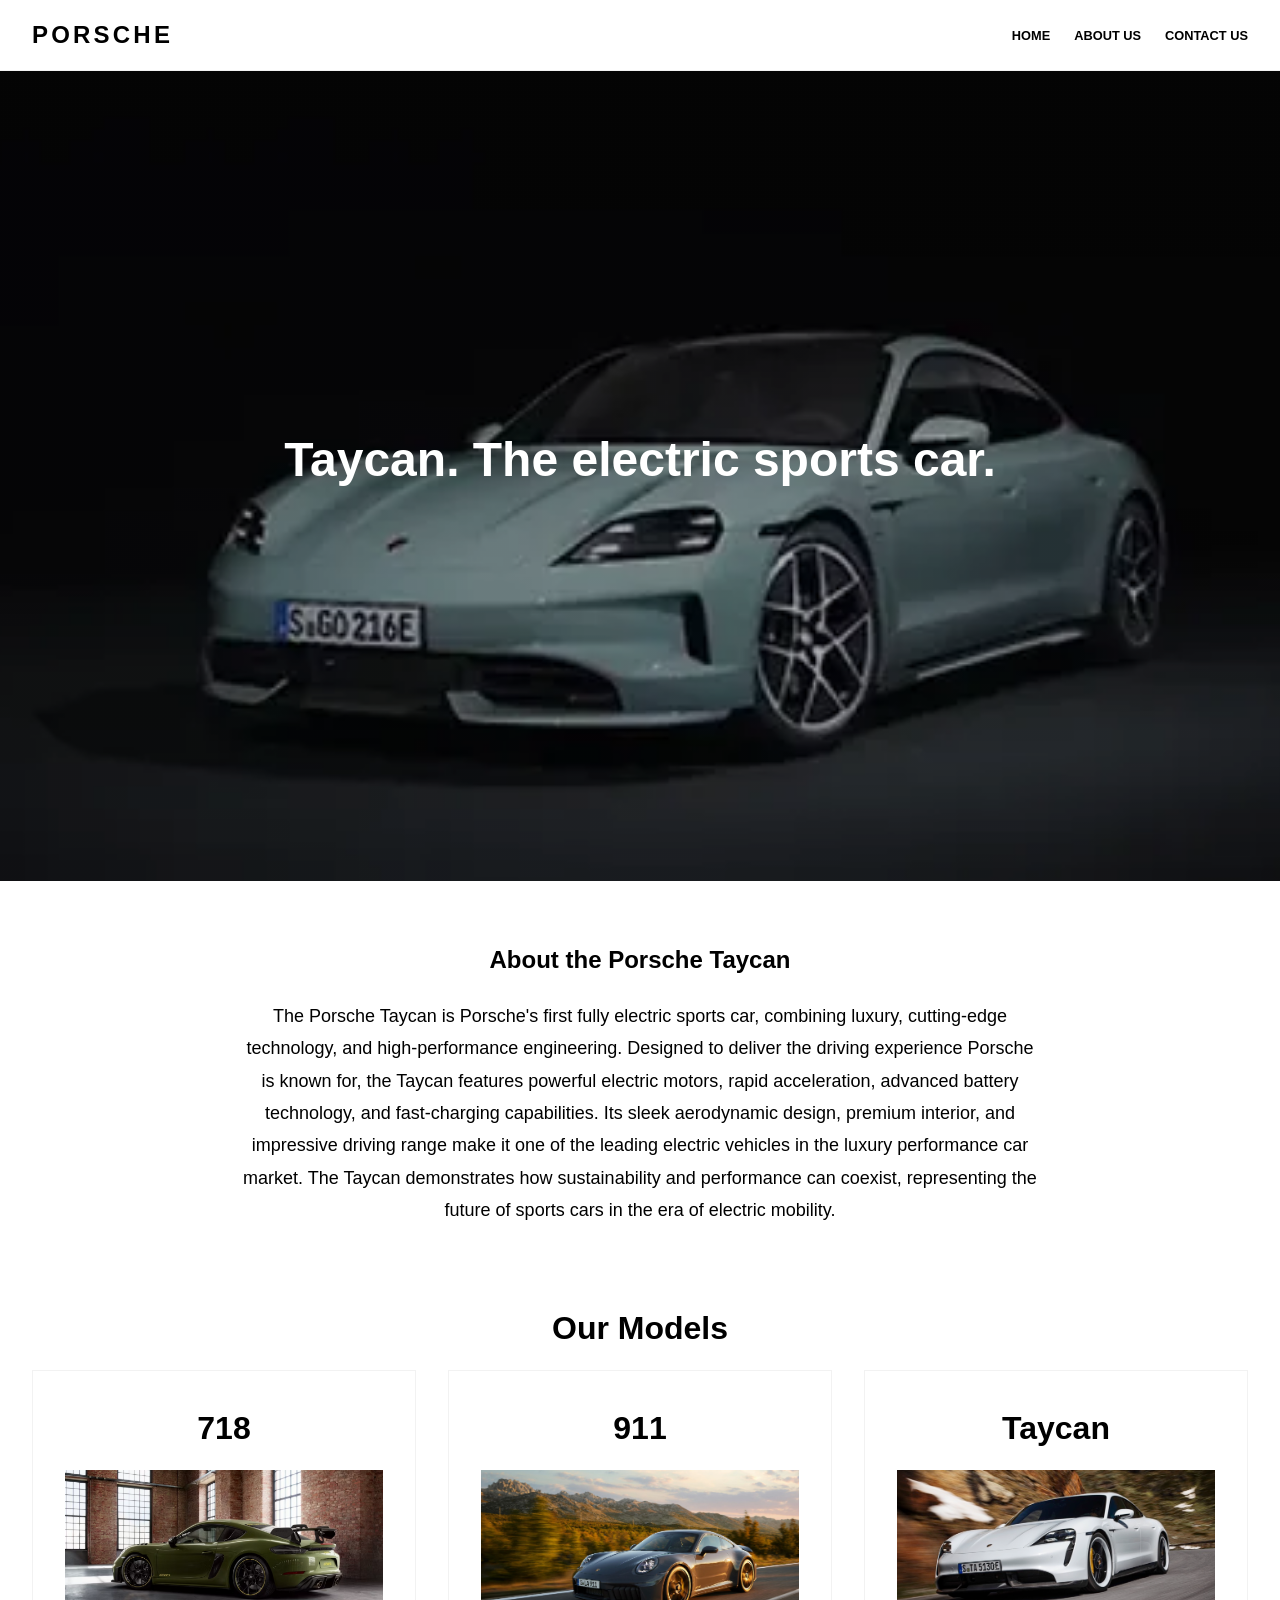
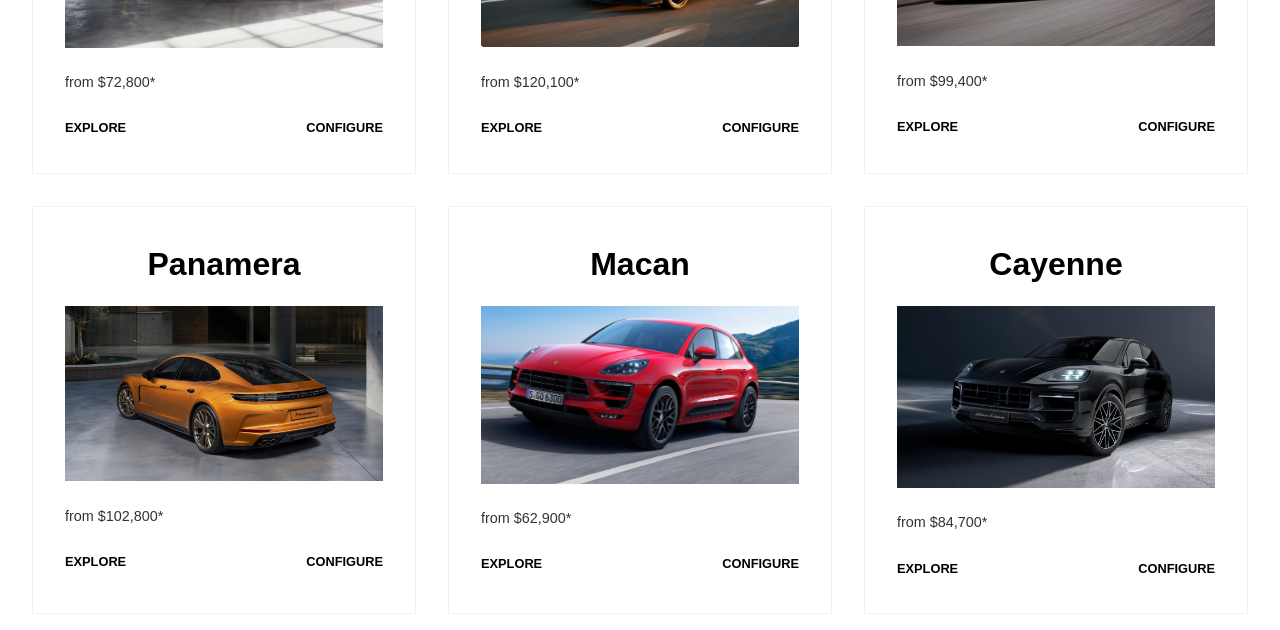
<file: index.html>
<!DOCTYPE html>
<html lang="en">
<head>
    <meta charset="UTF-8">
    <meta name="viewport" content="width=device-width, initial-scale=1.0">
    <title>Assignment</title>
    <link rel="stylesheet" href="style.css">
</head>
<body>

    <header class="main-header">
        <nav class="nav-container">
            <div class="logo">
                <a href="index.html">PORSCHE</a>
            </div>
            <ul class="nav-links">
                <li><a href="index.html">Home</a></li>
                <li><a href="about.html">About Us</a></li>
                <li><a href="Contact.html">Contact Us</a></li>
            </ul>
        </nav>
    </header>

    <main>
        <section class="hero">
            <div class="hero-content">
                <h1>Taycan. The electric sports car.</h1>
            </div>
        </section>

        <section class="description">
    <div class="description-content">
        <h2>About the Porsche Taycan</h2>
        <p>
            The Porsche Taycan is Porsche's first fully electric sports car, combining luxury, cutting-edge technology, and high-performance engineering. Designed to deliver the driving experience Porsche is known for, the Taycan features powerful electric motors, rapid acceleration, advanced battery technology, and fast-charging capabilities. Its sleek aerodynamic design, premium interior, and impressive driving range make it one of the leading electric vehicles in the luxury performance car market. The Taycan demonstrates how sustainability and performance can coexist, representing the future of sports cars in the era of electric mobility.
        </p>
    </div>
</section>

        <section class="models-grid">
            <div class="section-title">
                <h2>Our Models</h2>
            </div>
            <div class="grid-container">
                <div class="model-card">
                    <h3>718</h3>
                    <div class="model-image">
                        <img src="images/718.png" alt="Porsche 718">
                    </div>
                    <p class="price">from $72,800*</p>
                    <div class="card-links">
                        <a href="#">Explore</a>
                        <a href="#">Configure</a>
                    </div>
                </div>
                <div class="model-card">
                    <h3>911</h3>
                    <div class="model-image">
                        <img src="images/911.png" alt="Porsche 911">
                    </div>
                    <p class="price">from $120,100*</p>
                    <div class="card-links">
                        <a href="#">Explore</a>
                        <a href="#">Configure</a>
                    </div>
                </div>
                <div class="model-card">
                    <h3>Taycan</h3>
                    <div class="model-image">
                        <img src="images/taycan.png" alt="Porsche Taycan">
                    </div>
                    <p class="price">from $99,400*</p>
                    <div class="card-links">
                        <a href="#">Explore</a>
                        <a href="#">Configure</a>
                    </div>
                </div>
                <div class="model-card">
                    <h3>Panamera</h3>
                    <div class="model-image">
                        <img src="images/panamera.png" alt="Porsche Panamera">
                    </div>
                    <p class="price">from $102,800*</p>
                    <div class="card-links">
                        <a href="#">Explore</a>
                        <a href="#">Configure</a>
                    </div>
                </div>
                <div class="model-card">
                    <h3>Macan</h3>
                    <div class="model-image">
                        <img src="images/macan.png" alt="Porsche Macan">
                    </div>
                    <p class="price">from $62,900*</p>
                    <div class="card-links">
                        <a href="#">Explore</a>
                        <a href="#">Configure</a>
                    </div>
                </div>
                <div class="model-card">
                    <h3>Cayenne</h3>
                    <div class="model-image">
                        <img src="images/cayenne.png" alt="Porsche Cayenne">
                    </div>
                    <p class="price">from $84,700*</p>
                    <div class="card-links">
                        <a href="#">Explore</a>
                        <a href="#">Configure</a>
                    </div>
                </div>
            </div>
        </section>
    </main>

</body>
</html>
</file>
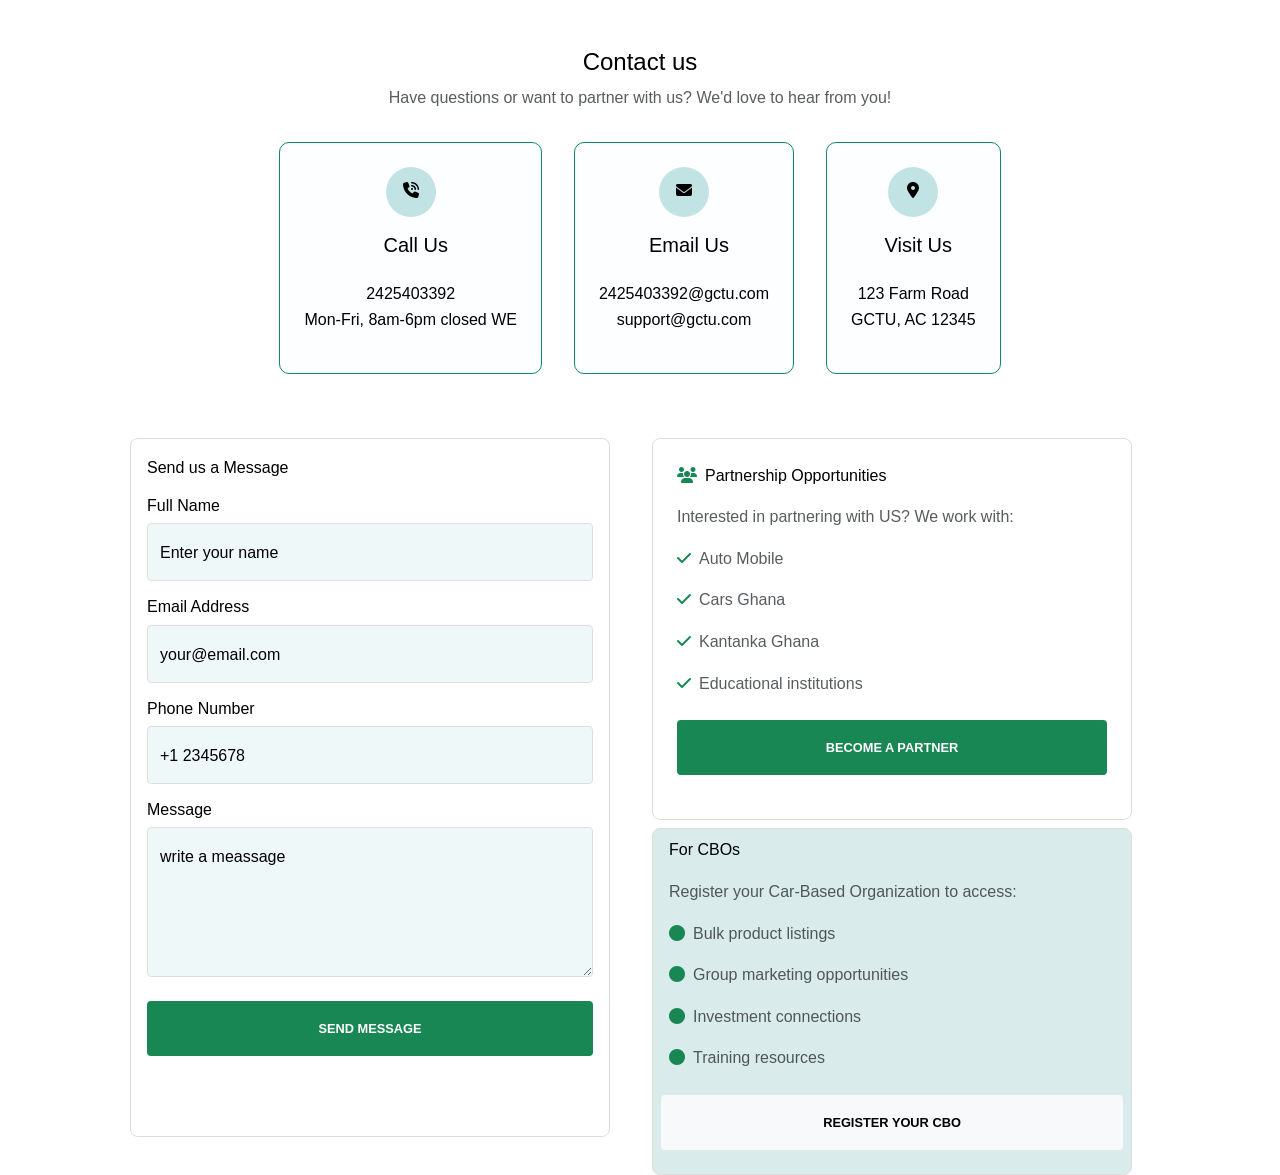
<file: Contact.html>
<!DOCTYPE html>
<html lang="en">
<head>
    <meta charset="UTF-8">
    <meta name="viewport" content="width=device-width, initial-scale=1.0">
    <title>Document</title>
    <link href="https://cdn.jsdelivr.net/npm/bootstrap@5.3.8/dist/css/bootstrap.min.css" rel="stylesheet" integrity="sha384-sRIl4kxILFvY47J16cr9ZwB07vP4J8+LH7qKQnuqkuIAvNWLzeN8tE5YBujZqJLB" crossorigin="anonymous">
    <script src="https://cdn.jsdelivr.net/npm/bootstrap@5.3.8/dist/js/bootstrap.bundle.min.js" integrity="sha384-FKyoEForCGlyvwx9Hj09JcYn3nv7wiPVlz7YYwJrWVcXK/BmnVDxM+D2scQbITxI" crossorigin="anonymous"></script>
   <link rel="stylesheet" href="style.css" />
   <link rel="stylesheet" href="https://cdnjs.cloudflare.com/ajax/libs/font-awesome/6.5.0/css/all.min.css">
</head>
<body>
    <div class="container text-center">
        <h4 class="mt-5">Contact us</h6>
            <p class="text-muted">Have questions or want to partner with us? We'd love to hear from you!</p>
             <div class="d-flex justify-content-center align-items-center">
  <div class="crops3 m-3 p-4">
        <i class="fa-solid fa-phone-volume icon"></i>
        <h5 class="" style="margin-left: 10px;">Call Us</h5>
        <p>2425403392<br>Mon-Fri, 8am-6pm closed WE</p>
    </div>
    <div class="crops3 m-3 p-4">
        <i class="fa-solid fa-envelope icon"></i>
        <h5 class="" style="margin-left: 10px;">Email Us</h5>
        <p>2425403392@gctu.com<br>support@gctu.com</p>
    </div>
    <div class="crops3 m-3 p-4">
        <i class="fa-solid fa-location-dot icon"></i>
        <h5 class="" style="margin-left: 10px;">Visit Us</h5>
        <p>123 Farm Road<br>GCTU, AC 12345</p>
    </div>
    </div>
    </div>
 <div class="container fluid">
 <div class="row">
    <div class="col-6">
        <div class="form p-3 mt-5 ms-5 me-1 ">
        <form action="">
    <p>Send us a Message</p>
     <h6>Full Name</h6>
     <div class="form-floating">
     <input type="text" id="text" placeholder="Enter your name"  class="form-control mb-3">
     <label for="text" class="oem-label">Enter your name</label> 
</div>
     <h6>Email Address</h6>
     <div class="form-floating">
     <input type="email" id="email" placeholder="your@email.com"  class="form-control mb-3">
     <label for="email" class="oem-label"> your@email.com </label> 
</div>
    <h6>Phone Number</h6>
    <div class="form-floating">
    <input type="number" id="name" placeholder="+1 2345678" class="form-control mb-3">
    <label for="number" class="oem-label">+1 2345678</label> 
 </div>
 <h6>Message</h6>
 <div class="form-floating"> <textarea name="guery" id="guery" style="height: 150px;" class="form-control mb-3" placeholder="weite a Message"></textarea>
 <label for="guery">write a meassage</label>
</div>
<p><button type="button" class="btn btn-success mt-2 w-100 h-50 mb-5">Send Message</button></p>
</form>
 </div>
 </div>
 <div class="col-6">
    <div class="form1 p-4 mt-5 ">
      <p><i class="fa-solid fa-users text-success me-2"></i>Partnership Opportunities</p>  
      <p class="text-muted">Interested in partnering with US? We work with:</p>
      <p class="text-muted"><i class="fa-solid fa-check text-success me-2"></i>Auto Mobile</p>
      <p class="text-muted"><i class="fa-solid fa-check text-success me-2"></i>Cars Ghana</p>
      <p class="text-muted"><i class="fa-solid fa-check text-success me-2"></i>Kantanka Ghana</p>
      <p class="text-muted"><i class="fa-solid fa-check text-success me-2"></i>Educational institutions</p>
      <p><button type="button" class="btn btn-success mt-2 w-100 h-50 mb-1 mt-2">Become a partner</button></p>
    </div>
    <div class="form2 p-2 mt-2 ">
        <p class="ms-2">For CBOs</p>
        <p class="text-muted ms-2">Register your Car-Based Organization to access:</p>
        <p class="text-muted"><i class="fa-solid fa-circle text-success me-2 ms-2 dot"></i>Bulk product listings</p>
        <p class="text-muted"><i class="fa-solid fa-circle text-success me-2 ms-2 dot"></i>Group marketing opportunities</p>
        <p class="text-muted"><i class="fa-solid fa-circle text-success me-2 ms-2 dot"></i>Investment connections</p>
        <p class="text-muted"><i class="fa-solid fa-circle text-success me-2 ms-2 dot"></i>Training resources</p>
        <p><button type="button" class="btn btn-light mt-2 w-100 h-50 mt-2">Register your CBO</button></p>
    </div>
 </div>
 </div>
 </div>
</body>
</html>
</file>
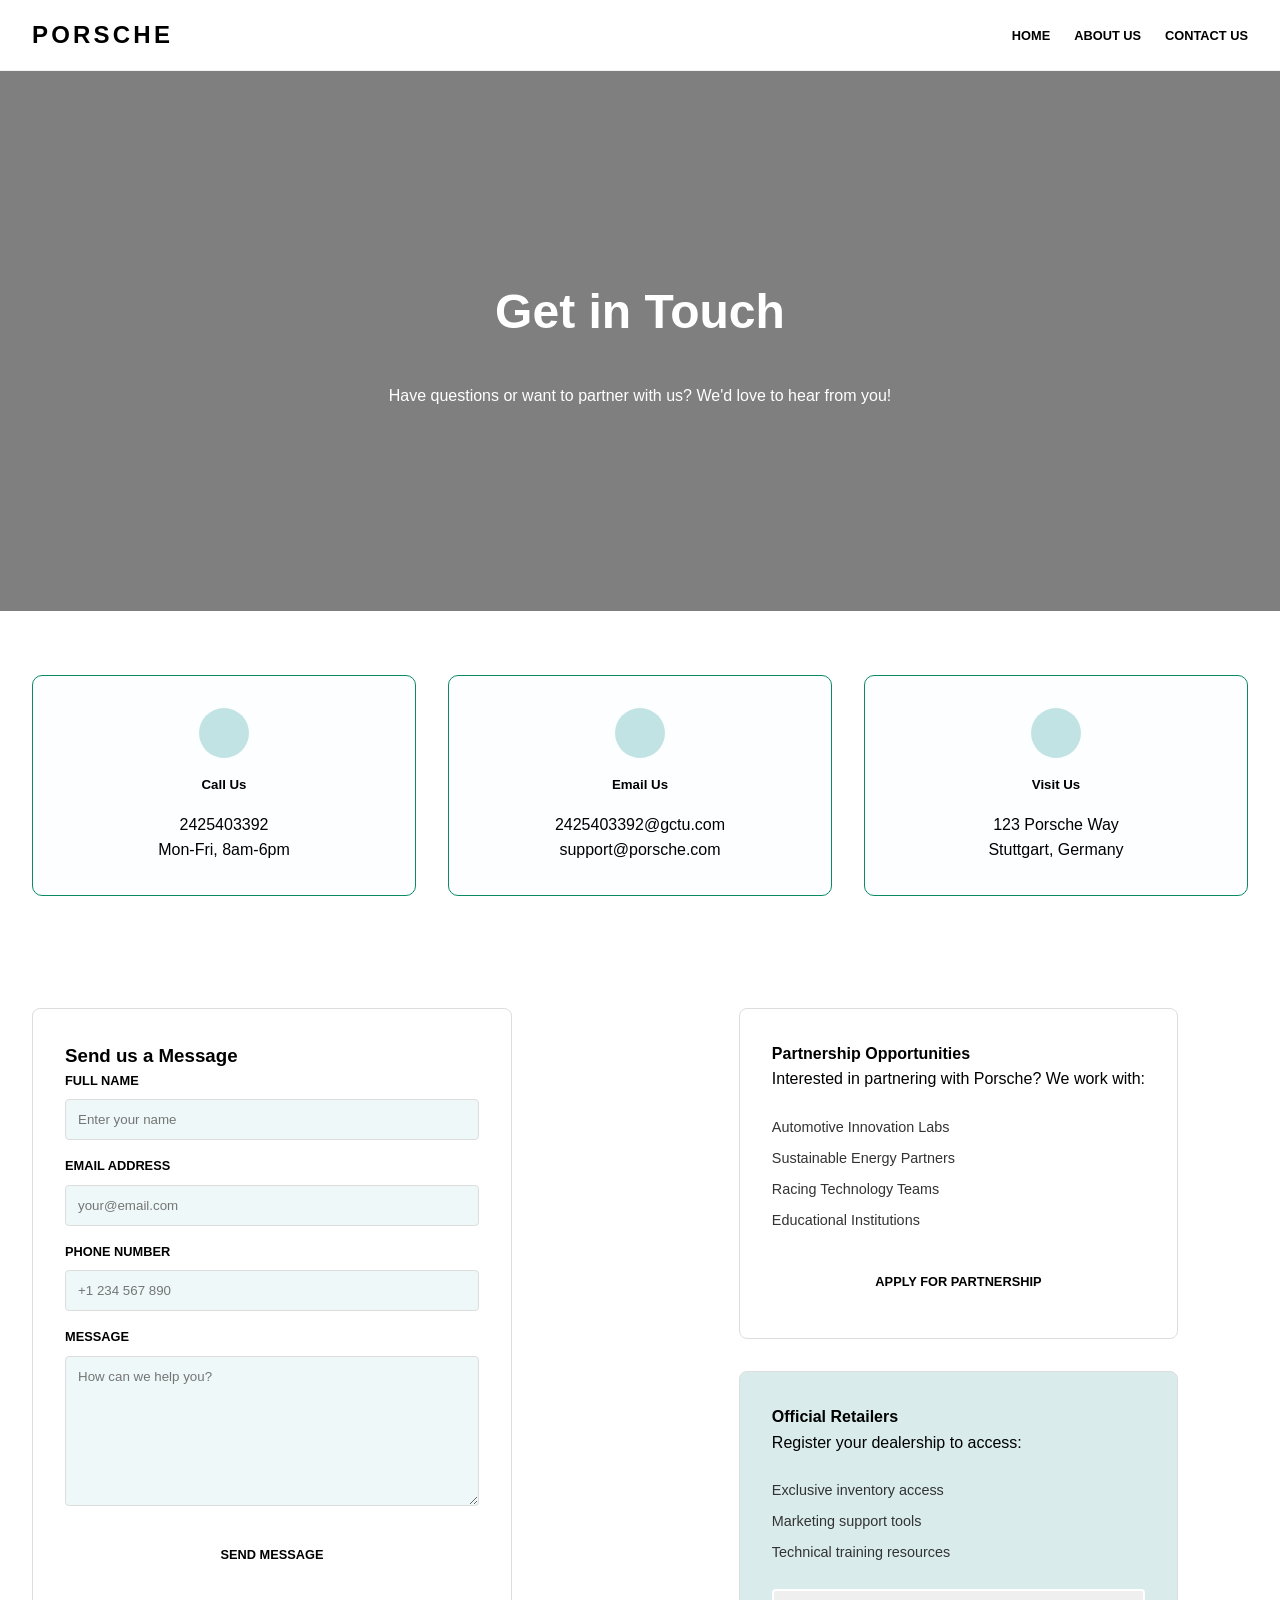
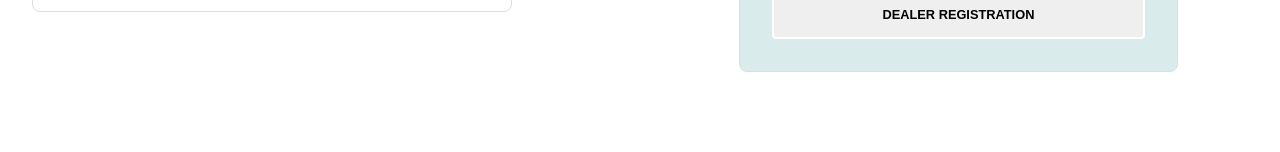
<file: contact.html>
<!DOCTYPE html>
<html lang="en">
<head>
    <meta charset="UTF-8">
    <meta name="viewport" content="width=device-width, initial-scale=1.0">
    <title>Contact Us</title>
    <link rel="stylesheet" href="style.css">
</head>
<body>

    <header class="main-header">
        <nav class="nav-container">
            <div class="logo">
                <a href="index.html">PORSCHE</a>
            </div>
            <ul class="nav-links">
                <li><a href="index.html">Home</a></li>
                <li><a href="about.html">About Us</a></li>
                <li><a href="Contact.html">Contact Us</a></li>
            </ul>
        </nav>
    </header>

    <main>
        <section class="contact-hero">
            <div class="hero-content">
                <h1>Get in Touch</h1>
                <p>Have questions or want to partner with us? We'd love to hear from you!</p>
            </div>
        </section>

        <section class="contact-info-grid nav-container">
            <div class="crops3 p-4">
                <i class="fa-solid fa-phone-volume icon"></i>
                <h5>Call Us</h5>
                <p>2425403392<br>Mon-Fri, 8am-6pm</p>
            </div>
            <div class="crops3 p-4">
                <i class="fa-solid fa-envelope icon"></i>
                <h5>Email Us</h5>
                <p>2425403392@gctu.com<br>support@porsche.com</p>
            </div>
            <div class="crops3 p-4">
                <i class="fa-solid fa-location-dot icon"></i>
                <h5>Visit Us</h5>
                <p>123 Porsche Way<br>Stuttgart, Germany</p>
            </div>
        </section>

        <section class="contact-form-section nav-container">
            <div class="contact-grid">
                <div class="form-column">
                    <div class="form p-4">
                        <form action="#">
                            <h3>Send us a Message</h3>
                            <div class="form-group">
                                <label for="name">Full Name</label>
                                <input type="text" id="name" placeholder="Enter your name" class="form-control">
                            </div>
                            <div class="form-group">
                                <label for="email">Email Address</label>
                                <input type="email" id="email" placeholder="your@email.com" class="form-control">
                            </div>
                            <div class="form-group">
                                <label for="phone">Phone Number</label>
                                <input type="tel" id="phone" placeholder="+1 234 567 890" class="form-control">
                            </div>
                            <div class="form-group">
                                <label for="message">Message</label>
                                <textarea id="message" style="height: 150px;" class="form-control" placeholder="How can we help you?"></textarea>
                            </div>
                            <button type="submit" class="btn btn-primary w-100">Send Message</button>
                        </form>
                    </div>
                </div>
                <div class="info-column">
                    <div class="form1 p-4 mb-4">
                        <p><strong><i class="fa-solid fa-users text-success me-2"></i> Partnership Opportunities</strong></p>
                        <p class="text-muted">Interested in partnering with Porsche? We work with:</p>
                        <ul class="partnership-list">
                            <li><i class="fa-solid fa-check text-success"></i> Automotive Innovation Labs</li>
                            <li><i class="fa-solid fa-check text-success"></i> Sustainable Energy Partners</li>
                            <li><i class="fa-solid fa-check text-success"></i> Racing Technology Teams</li>
                            <li><i class="fa-solid fa-check text-success"></i> Educational Institutions</li>
                        </ul>
                        <button type="button" class="btn btn-primary w-100">Apply for Partnership</button>
                    </div>
                    <div class="form2 p-4">
                        <p><strong>Official Retailers</strong></p>
                        <p class="text-muted">Register your dealership to access:</p>
                        <ul class="cbo-list">
                            <li><i class="fa-solid fa-circle text-success" style="font-size: 0.5rem; vertical-align: middle;"></i> Exclusive inventory access</li>
                            <li><i class="fa-solid fa-circle text-success" style="font-size: 0.5rem; vertical-align: middle;"></i> Marketing support tools</li>
                            <li><i class="fa-solid fa-circle text-success" style="font-size: 0.5rem; vertical-align: middle;"></i> Technical training resources</li>
                        </ul>
                        <button type="button" class="btn btn-secondary w-100">Dealer Registration</button>
                    </div>
                </div>
            </div>
        </section>
    </main>

</body>
</html>
</file>
<file: style.css>
:root {
    --b: #000;
    --w: #fff;
    --g: #f2f2f2;
    --dg: #333;
    --t: 0.3s;
}

* { margin: 0; padding: 0; box-sizing: border-box; }

body {
    font-family: "Segoe UI", sans-serif;
    line-height: 1.6;
    color: var(--b);
    background: var(--w);
}

a { text-decoration: none; color: inherit; transition: var(--t); }

/* Layout Containers */
.nav-container, .models-grid, .values-section {
    max-width: 1400px;
    margin: 0 auto;
    padding: 1rem 2rem;
}

/* Header & Nav */
.main-header {
    position: sticky;
    top: 0;
    z-index: 1000;
    background: rgba(255, 255, 255, 0.95);
    backdrop-filter: blur(10px);
    border-bottom: 1px solid var(--g);
}

.nav-container, .nav-links, .nav-actions, .hero-btns, .card-links, .name-card {
    display: flex;
    align-items: center;
    justify-content: space-between;
}

.nav-links, .nav-actions, .hero-btns, .card-links { gap: 1.5rem; list-style: none; }

.logo a { font-weight: 800; font-size: 1.5rem; letter-spacing: 0.2rem; }

.nav-links a, .btn, .card-links a, .title {
    font-weight: 700;
    font-size: 0.8rem;
    text-transform: uppercase;
}

/* Hero Sections */
.hero, .about-hero, .contact-hero {
    height: 90vh;
    display: flex;
    flex-direction: column;
    align-items: center;
    justify-content: center;
    text-align: center;
    color: var(--w);
    background: linear-gradient(rgba(0,0,0,0.3), rgba(0,0,0,0.3)), url('images/taycan.webp') center/cover no-repeat;
}

.about-hero {
    height: 60vh;
    background-image: linear-gradient(rgba(0,0,0,0.5), rgba(0,0,0,0.5)), url('https://placehold.co/1920/333/fff?text=Porchse');
}

.contact-hero {
    height: 60vh;
    background-image: linear-gradient(rgba(0,0,0,0.5), rgba(0,0,0,0.5)), url('https://placehold.co/1920/444/fff?text=Contact+Us');
}

.hero-content h1 { font-size: 3rem; margin-bottom: 2rem; }

/* Buttons */
.btn { padding: 1rem 2.5rem; border-radius: 4px; border: 2px solid transparent; }
.btn-primary { background: var(--w); color: var(--b); }
.btn-secondary { border-color: var(--w); }
.btn:hover { background: var(--g); color: var(--b); }

/* Grids & Cards */
.grid-container, .five-card-grid {
    display: grid;
    gap: 2rem;
    grid-template-columns: repeat(auto-fit, minmax(300px, 1fr));
}

.five-card-grid { grid-template-columns: repeat(5, 1fr); }

.model-card, .value-card { padding: 2rem; border: 1px solid var(--g); transition: var(--t); }
.model-card:hover, .value-card:hover { transform: translateY(-5px); background: var(--g); }

.model-card h3, .section-title h2 { font-size: 2rem; margin-bottom: 1rem; text-align: center; }

.model-image img { width: 100%; margin-bottom: 1rem; }
.price { font-size: 0.9rem; color: var(--dg); margin-bottom: 1.5rem; }

.card-links a { border-bottom: 2px solid transparent; }
.card-links a:hover { border-color: var(--b); }


/* Name-card Specific */
.name-card { flex-direction: column; text-align: center; }
.name-avatar { width: 100px; height: 100px; border-radius: 50%; overflow: hidden; margin-bottom: 1rem; border: 2px solid var(--g); }
.name-avatar img { width: 100%; height: 100%; object-fit: cover; }
.contribution { font-size: 0.85rem; font-style: italic; color: #666; }

/* Responsive */
@media (max-width: 1200px) { .five-card-grid { grid-template-columns: repeat(3, 1fr); } }

@media (max-width: 768px) {
    .nav-links { display: none; }
    .hero-content h1 { font-size: 2rem; }
    .hero-btns { flex-direction: column; }
    .grid-container, .five-card-grid { grid-template-columns: 1fr; }
    .hero, .about-hero { height: 50vh; }
}

.crops3{
   border: 1px solid rgb(13, 138, 98);
   border-radius: 10px;
   background-color: rgba(253, 254, 255, 0.808);
}
.crops3:hover{
    cursor: pointer;
    
}
.icon{
    background-color: rgb(194, 227, 227);
    width: 50px;
    height: 50px;
    justify-content: center;
    border-radius: 30px;
    padding: 15px;
}
.form{
    max-width: 480px;
    border: 1px solid #ddd;
    border-radius: 8px;
    margin-top: 0;
}
.send{
    width: 100px;
}
.btn{
    height: 50px;
}
.form1{
    max-width: 480px;
    border: 1px solid #ddd;
    border-radius: 8px;
    margin-top: 0;
}
.form2{
    max-width: 480px;
    border: 1px solid #ddd;
    border-radius: 8px;
    margin-top: 0;
    background-color: rgb(217, 235, 235);
}
.form-control{
    background-color: rgb(238, 248, 248);
    width: 100%;
    padding: 0.75rem;
    border: 1px solid #ddd;
    border-radius: 4px;
    margin-bottom: 1rem;
    font-family: inherit;
}

/* Contact Page Specific */
.contact-info-grid {
    display: grid;
    grid-template-columns: repeat(auto-fit, minmax(250px, 1fr));
    gap: 2rem;
    padding: 4rem 2rem;
}

.contact-grid {
    display: grid;
    grid-template-columns: 1.5fr 1fr;
    gap: 3rem;
    padding: 2rem 0 4rem;
}

.form-group label {
    display: block;
    font-weight: 700;
    font-size: 0.8rem;
    text-transform: uppercase;
    margin-bottom: 0.5rem;
}

.crops3 {
    text-align: center;
    display: flex;
    flex-direction: column;
    align-items: center;
    gap: 1rem;
}

.partnership-list, .cbo-list {
    list-style: none;
    margin: 1.5rem 0;
}

.partnership-list li, .cbo-list li {
    margin-bottom: 0.5rem;
    font-size: 0.9rem;
    color: var(--dg);
}

.text-success { color: #198754; }
.w-100 { width: 100%; }
.p-3 { padding: 1.5rem; }
.p-4 { padding: 2rem; }
.mb-4 { margin-bottom: 2rem; }

@media (max-width: 992px) {
    .contact-grid { grid-template-columns: 1fr; }
}

.description {
    padding: 60px 20px;
    text-align: center;
}

.description-content {
    max-width: 800px;
    margin: 0 auto;
}

.description h2 {
    margin-bottom: 20px;
}

.description p {
    line-height: 1.8;
    font-size: 18px;
}
</file>
